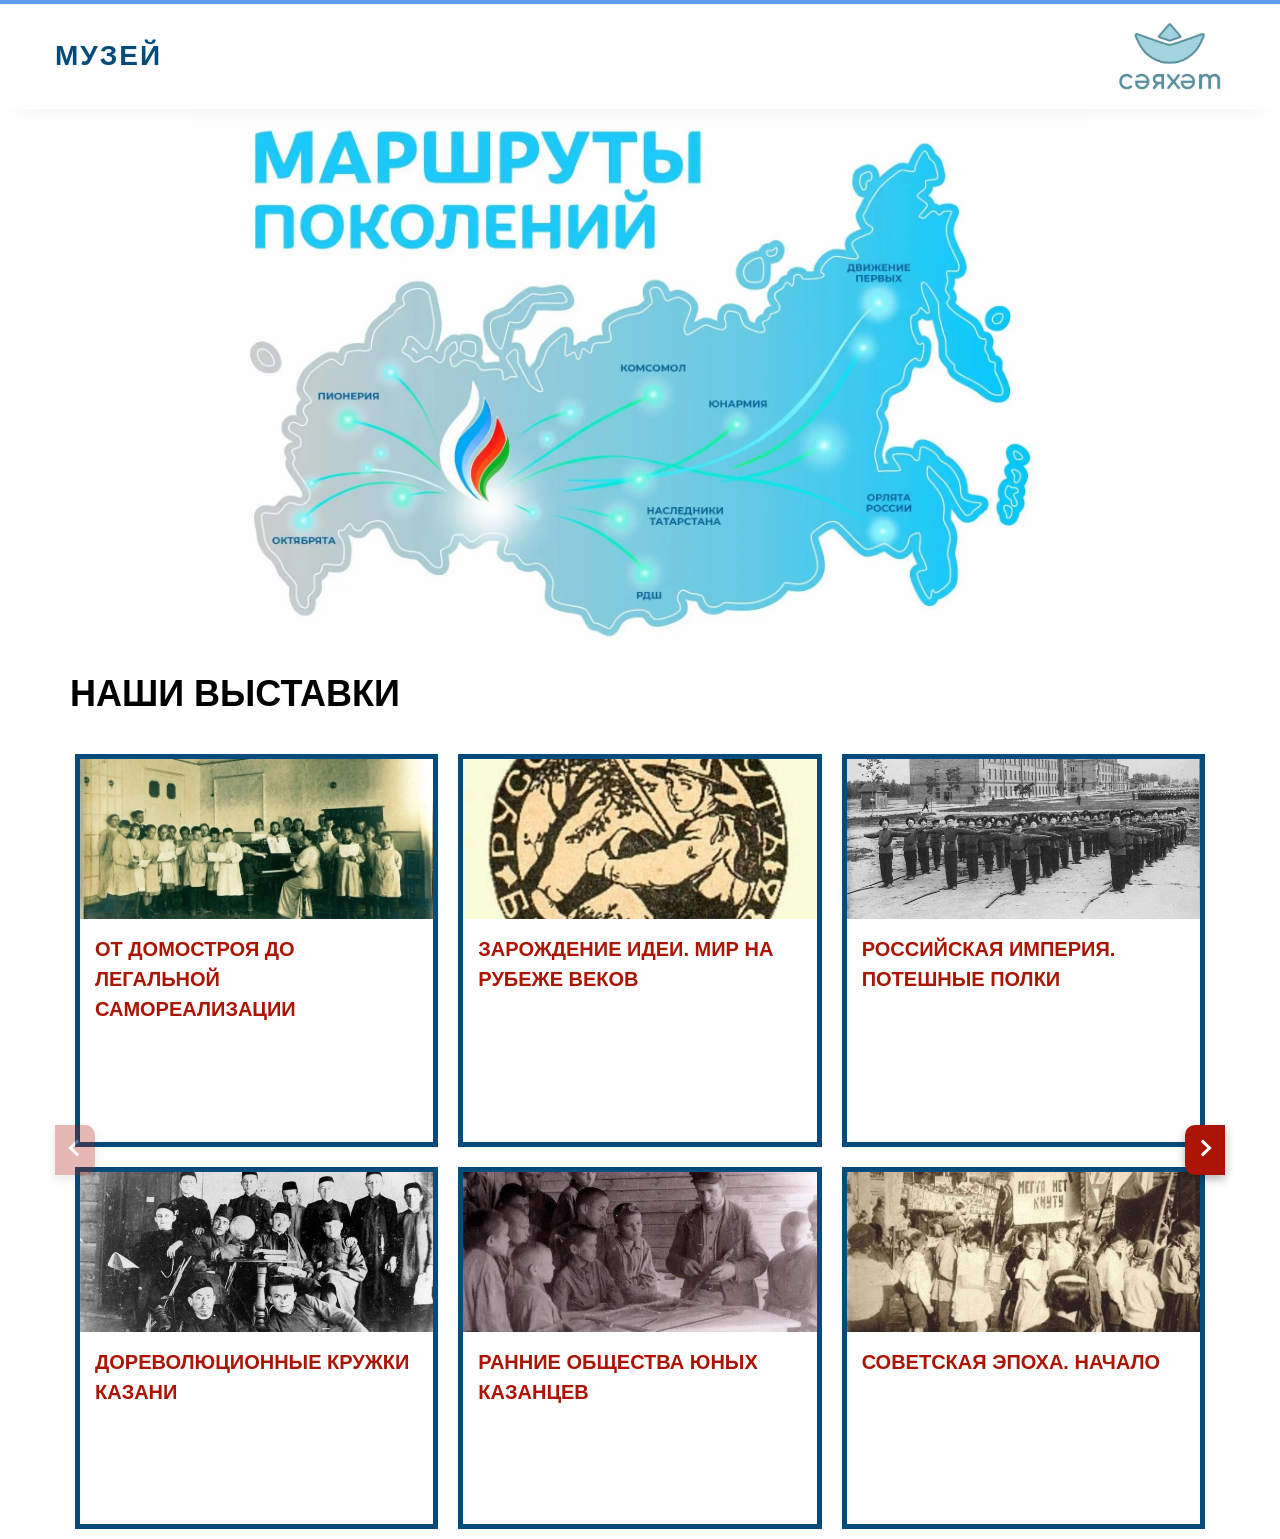
<file: index.html>
<!DOCTYPE html>
<html lang="ru">
<head>
    <meta charset="UTF-8">
    <meta name="viewport" content="width=device-width, initial-scale=1.0">
    <title>Мой новый музей</title>
    <link rel="stylesheet" href="style.css">
</head>
<body>

    <!-- ШАПКА САЙТА -->

    <header class="header">
        <div class="container header__wrap">
            <div class="header__logo">
                <span class="logo-text">МУЗЕЙ</span>
            </div>
            <!-- Добавляем картинку справа -->
            <img src="pfoto/1233.PNG" alt="Описание картинки" class="header__image">
        </div>
    </header>


    <main class="content__wrap">

        <!-- ГЛАВНЫЙ БАННЕР (С картинкой 0.jpg на фоне) -->
        <section class="hero-banner">
            <div class="banner-bg" style="background-image: url('pfoto/0.jpg');">
                <div class="container hero-banner__wrap">
                    <!-- Если текст поверх картинки не нужен, оставляем пустым -->
                    <h1 class="hero-banner__title"></h1>
                </div>
            </div>
        </section>

        <!-- НАПРАВЛЕНИЯ С КАРУСЕЛЬЮ И СТРЕЛКАМИ -->
        <section class="directions">
            <div class="container relative-container">
                <h2 class="page-title--2">Наши Выставки</h2>

                <!-- Стрелки навигации для ПК -->
                <button class="nav-arrow prev-arrow" id="prevBtn" aria-label="Назад"><span></span></button>
                <button class="nav-arrow next-arrow" id="nextBtn" aria-label="Вперед"><span></span></button>

                <div class="slider-container" id="sliderContainer">
                    <div class="directions__slider">

                        <!-- Блок из первых 6 выставок (Страница 1) -->
                        <div class="slider-page">
                            <!-- Выставка 1 -->
                            <a href="exhibit-page.html?id=1" class="directions__item item">
                                <div class="item__inner">
                                    <div class="item__bg" style="background-image: url('pfoto/1.jpg');"></div>
                                    <div class="item__more">
                                        <h3 class="item__title">От Домостроя до легальной самореализации</h3>
                                        </div>
                                </div>
                            </a>
                            <!-- Выставка 2 -->
                            <a href="exhibit-page.html?id=2" class="directions__item item">
                                <div class="item__inner">
                                    <div class="item__bg" style="background-image: url('pfoto/2.jpg');"></div>
                                    <div class="item__more">
                                        <h3 class="item__title">Зарождение идеи. Мир на рубеже веков</h3>
                                    </div>
                                </div>
                            </a>
                            <!-- Выставка 3 (Полностью рабочая!) -->
                            <a href="exhibit-page.html?id=3" class="directions__item item">
                                <div class="item__inner">
                                    <div class="item__bg" style="background-image: url('pfoto/3.jpg');"></div>
                                    <div class="item__more">
                                        <h3 class="item__title">Российская империя. Потешные полки</h3>
                                        
                                    </div>
                                </div>
                            </a>
                            <!-- Выставка 4 -->
                            <a href="exhibit-page.html?id=4" class="directions__item item">
                                <div class="item__inner">
                                    <div class="item__bg" style="background-image: url('pfoto/4.jpg');"></div>
                                    <div class="item__more">
                                        <h3 class="item__title">Дореволюционные кружки Казани</h3>
                                        
                                    </div>
                                </div>
                            </a>
                            <!-- Выставка 5 -->
                            <a href="exhibit-page.html?id=5" class="directions__item item">
                                <div class="item__inner">
                                    <div class="item__bg" style="background-image: url('pfoto/5.jpg');"></div>
                                    <div class="item__more">
                                        <h3 class="item__title">Ранние общества юных казанцев</h3>
                                        
                                    </div>
                                </div>
                            </a>
                            <!-- Выставка 6 -->
                            <a href="exhibit-page.html?id=6" class="directions__item item">
                                <div class="item__inner">
                                    <div class="item__bg" style="background-image: url('pfoto/6.jpg');"></div>
                                    <div class="item__more">
                                        <h3 class="item__title">Советская эпоха. Начало</h3>
                                        
                                    </div>
                                </div>
                            </a>
                        </div>

                        <!-- Блок из следующих 6 выставок (Страница 2) -->
                        <div class="slider-page">
                            <!-- Выставка 7 -->
                            <a href="exhibit-page.html?id=7" class="directions__item item">
                                <div class="item__inner">
                                    <div class="item__bg" style="background-image: url('pfoto/7.jpg');"></div>
                                    <div class="item__more">
                                        <h3 class="item__title">Советская эпоха. Годы ВОВ и оттепель</h3>
                                        
                                    </div>
                                </div>
                            </a>
                            <!-- Выставка 8 -->
                            <a href="exhibit-page.html?id=8" class="directions__item item">
                                <div class="item__inner">
                                    <div class="item__bg" style="background-image: url('pfoto/8.jpg');"></div>
                                    <div class="item__more">
                                        <h3 class="item__title">Застой и перестройка</h3>
                                        
                                    </div>
                                </div>
                            </a>
                            <!-- Выставка 9 -->
                            <a href="exhibit-page.html?id=9" class="directions__item item">
                                <div class="item__inner">
                                    <div class="item__bg" style="background-image: url('pfoto/9.jpg');"></div>
                                    <div class="item__more">
                                        <h3 class="item__title">Эпоха возрождения и новых смыслов</h3>
                                    
                                    </div>
                                </div>
                            </a>
                            <!-- Выставка 10 -->
                            <a href="exhibit-page.html?id=10" class="directions__item item">
                                <div class="item__inner">
                                    <div class="item__bg" style="background-image: url('pfoto/10.jpg');"></div>
                                    <div class="item__more">
                                        <h3 class="item__title">Юнармия</h3>
                                     
                                    </div>
                                </div>
                            </a>
                            <!-- Выставка 11 -->
                            <a href="exhibit-page.html?id=11" class="directions__item item">
                                <div class="item__inner">
                                    <div class="item__bg" style="background-image: url('pfoto/11.jpg');"></div>
                                    <div class="item__more">
                                        <h3 class="item__title">Движение первых</h3>
                                       
                                    </div>
                                </div>
                            </a>
                            <!-- Выставка 12 -->
                            <a href="exhibit-page.html?id=12" class="directions__item item">
                                <div class="item__inner">
                                    <div class="item__bg" style="background-image: url('pfoto/12.jpg');"></div>
                                    <div class="item__more">
                                        <h3 class="item__title">Юдино</h3>
                                        
                                    </div>
                                </div>
                            </a>
                            <a href="exhibit-page.html?id=13" class="directions__item item">
                                <div class="item__inner">
                                    <div class="item__bg" style="background-image: url('pfoto/13.jpg');"></div>
                                    <div class="item__more">
                                        <h3 class="item__title">История в лицах</h3>

                                    </div>
                                </div>
                            </a>
                        </div>

                    </div>
                </div>


<script>
    const container = document.getElementById('sliderContainer');
    const prevBtn = document.getElementById('prevBtn');
    const nextBtn = document.getElementById('nextBtn');

    // Функция точного вычисления ширины одной страницы слайдера
    function getPageWidth() {
        const page = container.querySelector('.slider-page');
        return page ? page.getBoundingClientRect().width : container.offsetWidth;
    }

    // Листание вперед
    nextBtn.addEventListener('click', () => {
        container.scrollBy({
            left: getPageWidth(),
            behavior: 'smooth'
        });
    });

    // Листание назад
    prevBtn.addEventListener('click', () => {
        container.scrollBy({
            left: -getPageWidth(),
            behavior: 'smooth'
        });
    });

    // Слежка за прокруткой для скрытия/включения стрелок
    container.addEventListener('scroll', () => {
        const currentScroll = container.scrollLeft;
        const maxScroll = container.scrollWidth - container.clientWidth;

        // Погрешность в 5 пикселей для разных браузеров
        if (currentScroll <= 5) {
            prevBtn.style.opacity = '0.3';
            prevBtn.style.pointerEvents = 'none';
        } else {
            prevBtn.style.opacity = '1';
            prevBtn.style.pointerEvents = 'auto';
        }

        if (currentScroll >= maxScroll - 5) {
            nextBtn.style.opacity = '0.3';
            nextBtn.style.pointerEvents = 'none';
        } else {
            nextBtn.style.opacity = '1';
            nextBtn.style.pointerEvents = 'auto';
        }
    });

    // Начальное состояние при первой загрузке страницы
    prevBtn.style.opacity = '0.3';
    prevBtn.style.pointerEvents = 'none';
</script>
</file>
<file: style.css>
/* ОБЩИЕ СТИЛИ И СБРОС */
* {
    box-sizing: border-box;
    margin: 0;
    padding: 0;
}

.header__wrap {
    display: flex;            /* Включаем Flexbox */
    justify-content: space-between; /* Выравниваем элементы по краям (лево / право) */
    align-items: center;      /* Выравниваем элементы по вертикали по центру */
}

/* Опциональные настройки для картинки */
.header__image {
    max-height: 75px;         /* Ограничиваем картинку по высоте, чтобы она не растягивала шапку */
    width: auto;              /* Сохраняем пропорции изображения */
    object-fit: contain;      /* Защищаем от деформации */
}
html {
    font-size: 10px;
}

body {
    background: #ffffff;
    color: #333333;
    font-size: 1.4rem;
    line-height: 1.5;
    font-family: sans-serif;
    display: flex;
    flex-direction: column;
    min-height: 100vh;
}

.container {
    width: 100%;
    max-width: 117rem;
    margin-left: auto;
    margin-right: auto;
    padding-left: 1.5rem;
    padding-right: 1.5rem;
}

.relative-container {
    position: relative;
}

/* ФОТО-ЗАГЛУШКА ДЛЯ БАННЕРА */
.image-placeholder {
    background-color: #5d9cec !important;
    color: #ffffff;
    display: flex;
    align-items: center;
    justify-content: center;
}

/* ЗАГОЛОВКИ */
.page-title--2 {
    font-size: 3.6rem;
    line-height: 4rem;
    color: #000000;
    text-transform: uppercase;
    margin-bottom: 3rem;
}

/* ШАПКА */
/* ШАПКА С ГОЛУБОЙ ПОЛОСКОЙ СВЕРХУ */
.header {
    position: fixed;
    top: 0;
    left: 0;
    right: 0;
    background: #ffffff;
    /* Верхняя голубая полоса толщиной 4 пикселя */
    border-top: 4px solid #5d9cec;
    box-shadow: 0 1rem 2rem -1.5rem rgba(0,0,0,0.1);
    z-index: 100;
}

.header__wrap {
    display: flex;
    align-items: center;
    justify-content: space-between;
    padding: 1.5rem 0;
}

/* СТИЛИЗАЦИЯ ТЕКСТОВОГО ЛОГОТИПА */
.logo-text {
    font-size: 2.8rem;
    font-weight: 900;
    color: #024b7b; /* Темно-синий цвет букв */
    letter-spacing: 2px;
    text-transform: uppercase;
    user-select: none;
}

.content__wrap {
    flex: 1 0 auto;
    padding-top: 7.4rem; /* Немного увеличили отступ под шапку с учетом полоски */
}

/* ГЛАВНЫЙ БАННЕР С УМНЫМ МАСШТАБИРОВАНИЕМ */
.hero-banner {
    width: 100%;
    background-color: #ffffff; /* Белый фон по бокам, если экран слишком широкий */
}

.banner-bg {
    width: 100%;
    height: 600px; /* Та же фиксированная высота, что была у синего квадрата */
    background-size: contain;    /* Картинка масштабируется полностью, БЕЗ ОБРЕЗАНИЯ */
    background-position: center; /* Центрируем картинку на экране */
    background-repeat: no-repeat;
}

.hero-banner__wrap {
    display: flex;
    align-items: center;
    justify-content: center;
    height: 100%;
}

.hero-banner__title {
    display: none; /* Полностью скрываем текст, чтобы он не мешал картинке */
}

/* Адаптивность для мобильных телефонов (чтобы баннер становился ниже и пропорции не ломались) */
@media (max-width: 768px) {
    .banner-bg {
        height: 360px;
    }
}
@media (max-width: 480px) {
    .banner-bg {
        height: 290px;
    }
}


/* СТИЛИ КАРУСЕЛИ И СЕТКИ ВЫСТАВОК */
.slider-container {
    width: 100%;
    overflow-x: auto;
    scroll-snap-type: x mandatory;
    scroll-behavior: smooth;
    scrollbar-width: none;
}

.slider-container::-webkit-scrollbar {
    display: none;
}

.directions__slider {
    display: flex;
    width: 200%;
}

.slider-page {
    display: grid;
    grid-template-columns: repeat(3, 1fr);
    grid-template-rows: repeat(2, auto);
    gap: 2rem;
    width: 50%;
    scroll-snap-align: start;
    flex-shrink: 0;
    padding: 1rem 0.5rem;
}

.directions__item.item {
    text-decoration: none;
    display: block;
}

.item__inner {
    background: #024b7b;
    padding: 0.5rem;
    display: flex;
    flex-direction: column;
    height: 100%;
    transition: transform 0.2s ease;
}

.item__inner:hover {
    transform: translateY(-5px);
}

.item__bg {
    width: 100%;
    height: 160px;
    background-size: cover;
    background-position: center;
    background-repeat: no-repeat;
    background-color: #5d9cec;
}

.item__more {
    background: #ffffff;
    color: #ac1404;
    padding: 1.5rem;
    flex-grow: 1;
}

.item__title {
    font-size: 2rem;
    margin-bottom: 0.5rem;
    text-transform: uppercase;
}

.item__text {
    color: #333333;
    font-size: 1.4rem;
}

.slider-hint {
    text-align: center;
    color: #999999;
    font-size: 1.4rem;
    margin-top: 1.5rem;
    font-style: italic;
}

/* СТИЛИ СТРЕЛОК УПРАВЛЕНИЯ */
.nav-arrow {
    display: block;
    position: absolute;
    top: 55%;
    transform: translateY(-50%);
    width: 4rem;
    height: 5rem;
    background: #ac1404;
    border: none;
    z-index: 10;
    box-shadow: 0 0.4rem 1rem 0 rgba(0,0,0,0.3);
    cursor: pointer;
    transition: all 0.3s ease-out;
}

.nav-arrow:hover {
    background: #7c0e02;
}

.prev-arrow {
    border-radius: 0 1rem 1rem 0;
    left: 0;
}

.prev-arrow span {
    position: absolute;
    top: 35%;
    left: 40%;
    width: 12px;
    height: 12px;
    border-left: 3px solid #ffffff;
    border-bottom: 3px solid #ffffff;
    transform: rotate(45deg);
}

.next-arrow {
    border-radius: 1rem 0 0 1rem;
    right: 0;
}

.next-arrow span {
    position: absolute;
    top: 35%;
    right: 40%;
    width: 12px;
    height: 12px;
    border-right: 3px solid #ffffff;
    border-top: 3px solid #ffffff;
    transform: rotate(45deg);
}

/* О МУЗЕЕ */
.about {
    padding: 7rem 0;
    background: #ffffff;
}

.about__text p {
    font-size: 1.8rem;
    line-height: 3rem;
    text-align: justify;
}

/* ВНУТРЕННЯЯ СТРАНИЦА ВЫСТАВКИ */
.exhibit-detail {
    padding-top: 10rem;
    padding-bottom: 7rem;
}

.video-container {
    width: 100%;
    max-width: 800px;
    margin: 0 auto 3rem;
    background-color: #5d9cec;
    border-radius: 8px;
    overflow: hidden;
    box-shadow: 0 4px 15px rgba(0,0,0,0.1);
}

.exhibit-video {
    width: 100%;
    display: block;
    aspect-ratio: 16 / 9;
}

.action-buttons {
    display: flex;
    justify-content: center;
    gap: 2rem;
    margin-bottom: 4rem;
}

.btn-action {
    display: inline-block;
    padding: 1.2rem 5rem;
    font-size: 1.6rem;
    font-weight: bold;
    text-transform: uppercase;
    text-decoration: none;
    border-radius: 4px;
    transition: background-color 0.2s ease;
    text-align: center;
}

.btn-open {
    background-color: #024b7b;
    color: #ffffff;
}

.btn-open:hover {
    background-color: #013354;
}

/* ПОДВАТ */
.footer__bottom {
    background: #f5f5f5;
    padding: 2rem 0;
    font-size: 1.2rem;
    margin-top: auto;
}

.footer__bottom .container {
    display: flex;
    justify-content: space-between;
    align-items: center;
}

.footer__copyright a {
    color: #ac1403;
    text-decoration: none;
}

/* АДАПТИВНОСТЬ */
@media (max-width: 992px) {
    .slider-page {
        grid-template-columns: repeat(2, 1fr);
    }
}

@media (max-width: 768px) {
    .hero-banner__title {
        font-size: 3.2rem;
    }

    .nav-arrow {
        display: none !important;
    }

    .slider-page {
        display: flex;
        flex-direction: column;
        grid-template-columns: none;
        gap: 1.5rem;
    }

    .action-buttons {
        flex-direction: column;
        gap: 1rem;
    }

    .footer__bottom .container {
        flex-direction: column;
        gap: 1rem;
    }
}
/* СТИЛИ АНИМАЦИИ ДЛЯ БЕСКОНЕЧНОЙ ЗАГРУЗКИ */
.sitepro-loader {
    position: relative;
    margin: 0 auto;
    width: 100px;
    height: 100px;
}
.sitepro-loader-svg {
    position: relative;
    width: 100px;
    height: 100px;
    animation: sitepro-loader-rotate 1.8s linear infinite;
}
.sitepro-loader-circle {
    stroke-dasharray: 1,200;
    stroke-dashoffset: 0;
    stroke-linecap: round;
    animation: sitepro-loader-dash 1.2s ease-in-out infinite;
}
@keyframes sitepro-loader-rotate {
    to { transform: rotate(360deg); }
}
@keyframes sitepro-loader-dash {
    0% { stroke-dasharray: 1,200; stroke-dashoffset: 0; }
    50% { stroke-dasharray: 89,200; stroke-dashoffset: -35; }
    100% { stroke-dasharray: 89,200; stroke-dashoffset: -124; }
}
</file>
